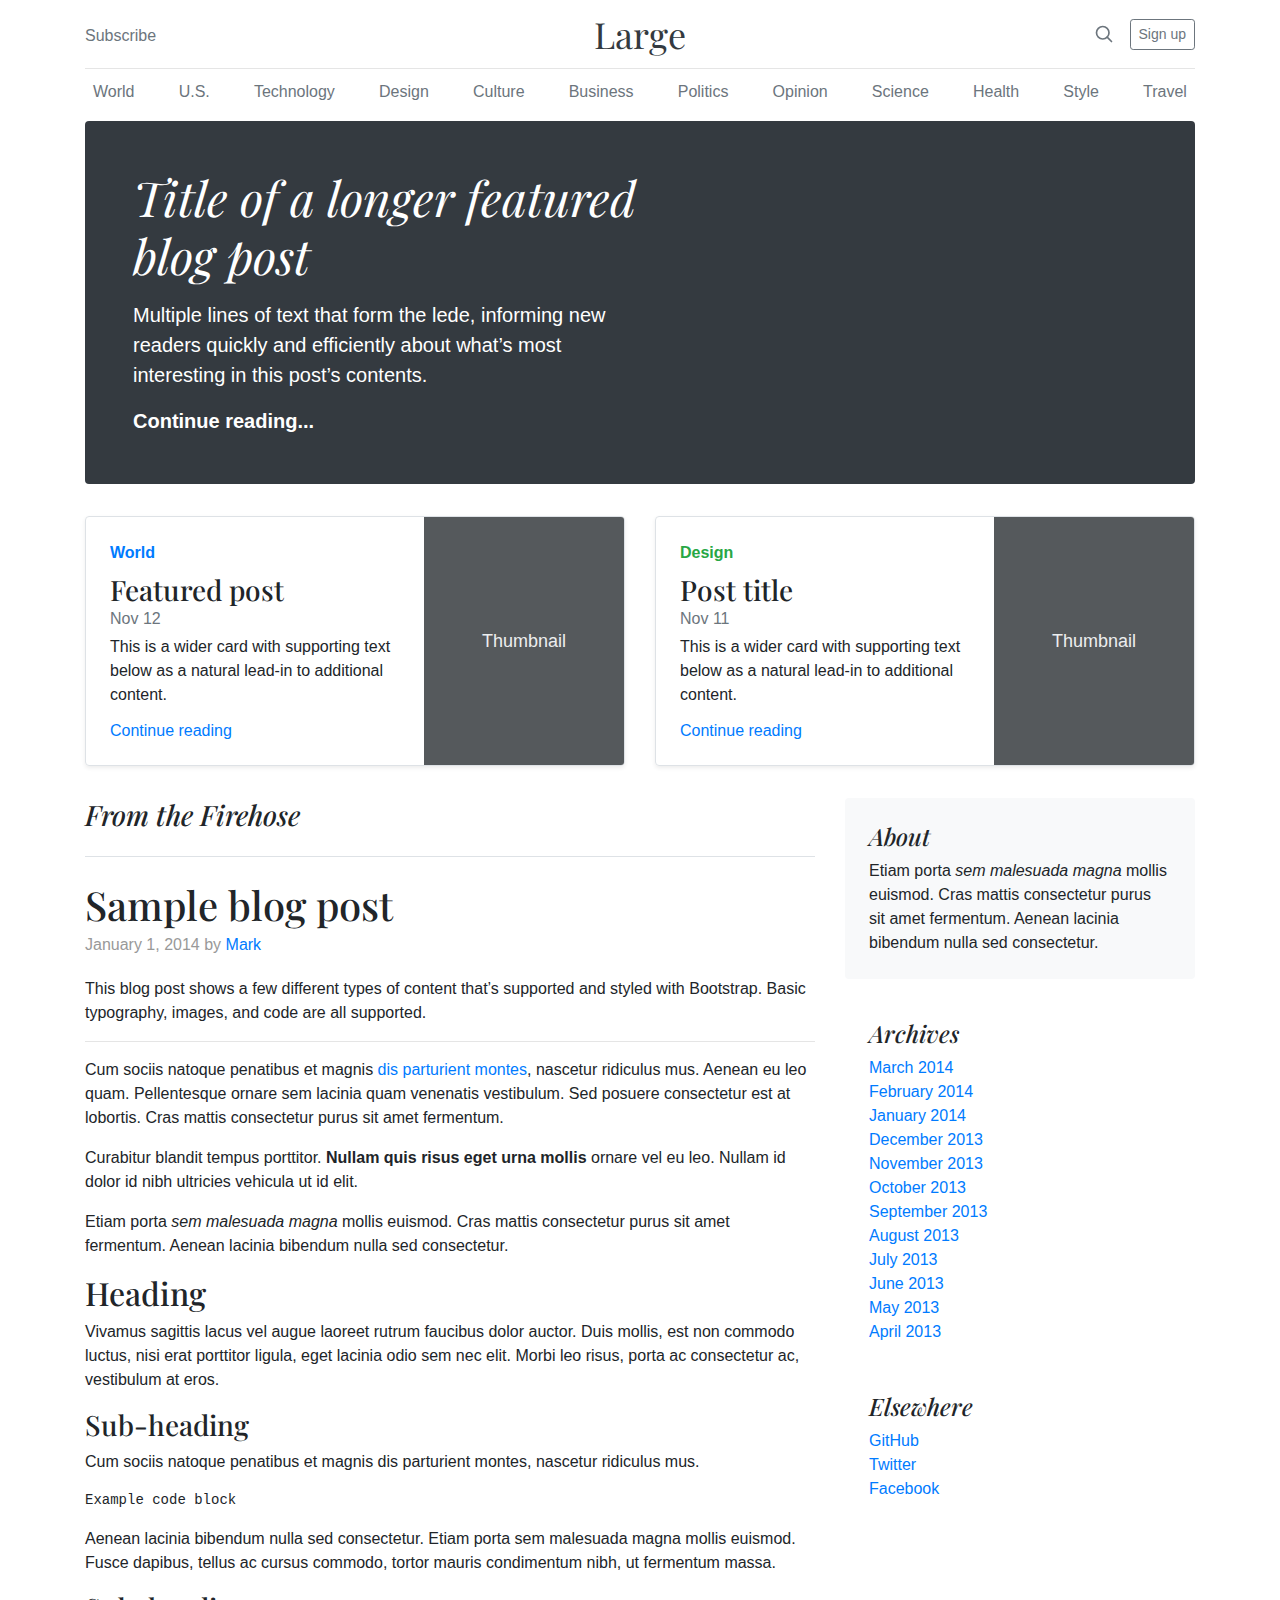
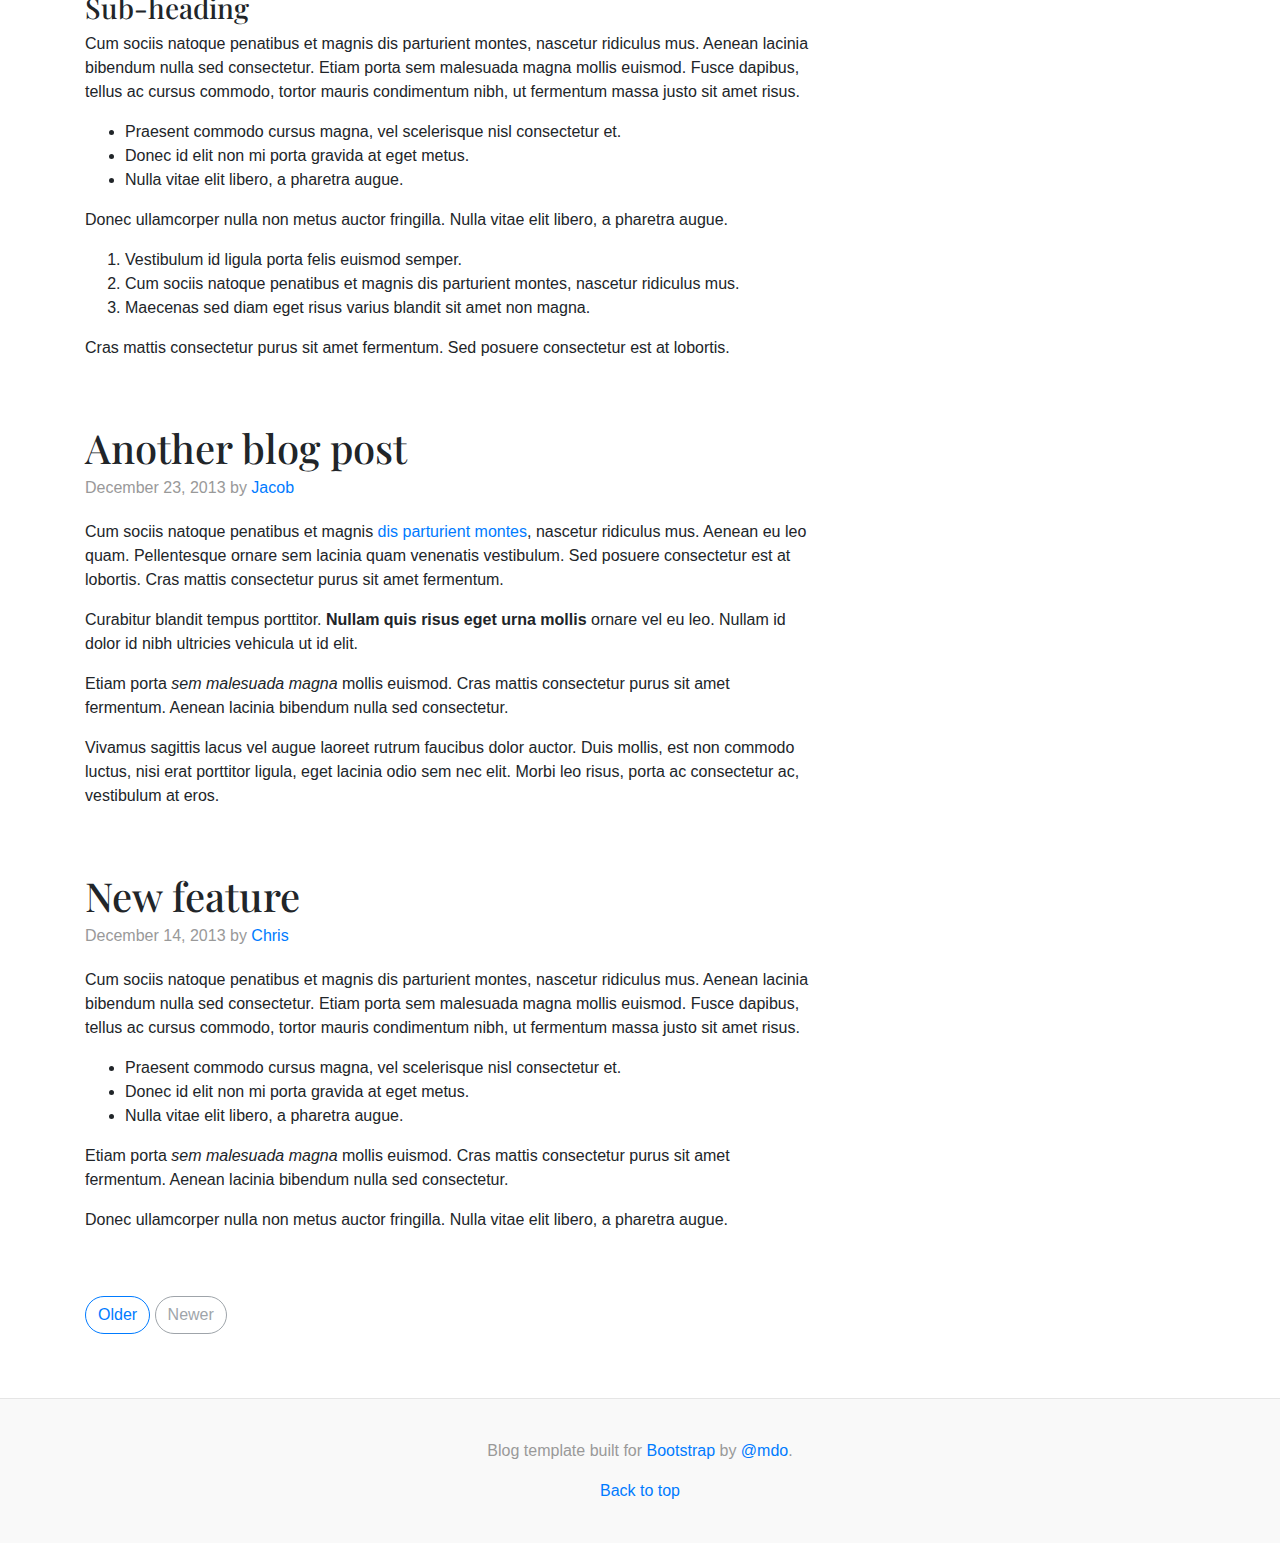
<file: project/static/css/bootstrap-4.5.3-examples/blog/index.html>
<!doctype html>
<html lang="en">
  <head>
    <meta charset="utf-8">
    <meta name="viewport" content="width=device-width, initial-scale=1, shrink-to-fit=no">
    <meta name="description" content="">
    <meta name="author" content="Mark Otto, Jacob Thornton, and Bootstrap contributors">
    <meta name="generator" content="Jekyll v4.1.1">
    <title>Blog Template · Bootstrap</title>

    <link rel="canonical" href="https://getbootstrap.com/docs/4.5/examples/blog/">

    <!-- Bootstrap core CSS -->
<link href="../assets/dist/css/bootstrap.min.css" rel="stylesheet">

    <style>
      .bd-placeholder-img {
        font-size: 1.125rem;
        text-anchor: middle;
        -webkit-user-select: none;
        -moz-user-select: none;
        -ms-user-select: none;
        user-select: none;
      }

      @media (min-width: 768px) {
        .bd-placeholder-img-lg {
          font-size: 3.5rem;
        }
      }
    </style>
    <!-- Custom styles for this template -->
    <link href="https://fonts.googleapis.com/css?family=Playfair+Display:700,900" rel="stylesheet">
    <!-- Custom styles for this template -->
    <link href="blog.css" rel="stylesheet">
  </head>
  <body>
    <div class="container">
  <header class="blog-header py-3">
    <div class="row flex-nowrap justify-content-between align-items-center">
      <div class="col-4 pt-1">
        <a class="text-muted" href="#">Subscribe</a>
      </div>
      <div class="col-4 text-center">
        <a class="blog-header-logo text-dark" href="#">Large</a>
      </div>
      <div class="col-4 d-flex justify-content-end align-items-center">
        <a class="text-muted" href="#" aria-label="Search">
          <svg xmlns="http://www.w3.org/2000/svg" width="20" height="20" fill="none" stroke="currentColor" stroke-linecap="round" stroke-linejoin="round" stroke-width="2" class="mx-3" role="img" viewBox="0 0 24 24" focusable="false"><title>Search</title><circle cx="10.5" cy="10.5" r="7.5"/><path d="M21 21l-5.2-5.2"/></svg>
        </a>
        <a class="btn btn-sm btn-outline-secondary" href="#">Sign up</a>
      </div>
    </div>
  </header>

  <div class="nav-scroller py-1 mb-2">
    <nav class="nav d-flex justify-content-between">
      <a class="p-2 text-muted" href="#">World</a>
      <a class="p-2 text-muted" href="#">U.S.</a>
      <a class="p-2 text-muted" href="#">Technology</a>
      <a class="p-2 text-muted" href="#">Design</a>
      <a class="p-2 text-muted" href="#">Culture</a>
      <a class="p-2 text-muted" href="#">Business</a>
      <a class="p-2 text-muted" href="#">Politics</a>
      <a class="p-2 text-muted" href="#">Opinion</a>
      <a class="p-2 text-muted" href="#">Science</a>
      <a class="p-2 text-muted" href="#">Health</a>
      <a class="p-2 text-muted" href="#">Style</a>
      <a class="p-2 text-muted" href="#">Travel</a>
    </nav>
  </div>

  <div class="jumbotron p-4 p-md-5 text-white rounded bg-dark">
    <div class="col-md-6 px-0">
      <h1 class="display-4 font-italic">Title of a longer featured blog post</h1>
      <p class="lead my-3">Multiple lines of text that form the lede, informing new readers quickly and efficiently about what’s most interesting in this post’s contents.</p>
      <p class="lead mb-0"><a href="#" class="text-white font-weight-bold">Continue reading...</a></p>
    </div>
  </div>

  <div class="row mb-2">
    <div class="col-md-6">
      <div class="row no-gutters border rounded overflow-hidden flex-md-row mb-4 shadow-sm h-md-250 position-relative">
        <div class="col p-4 d-flex flex-column position-static">
          <strong class="d-inline-block mb-2 text-primary">World</strong>
          <h3 class="mb-0">Featured post</h3>
          <div class="mb-1 text-muted">Nov 12</div>
          <p class="card-text mb-auto">This is a wider card with supporting text below as a natural lead-in to additional content.</p>
          <a href="#" class="stretched-link">Continue reading</a>
        </div>
        <div class="col-auto d-none d-lg-block">
          <svg class="bd-placeholder-img" width="200" height="250" xmlns="http://www.w3.org/2000/svg" preserveAspectRatio="xMidYMid slice" focusable="false" role="img" aria-label="Placeholder: Thumbnail"><title>Placeholder</title><rect width="100%" height="100%" fill="#55595c"/><text x="50%" y="50%" fill="#eceeef" dy=".3em">Thumbnail</text></svg>
        </div>
      </div>
    </div>
    <div class="col-md-6">
      <div class="row no-gutters border rounded overflow-hidden flex-md-row mb-4 shadow-sm h-md-250 position-relative">
        <div class="col p-4 d-flex flex-column position-static">
          <strong class="d-inline-block mb-2 text-success">Design</strong>
          <h3 class="mb-0">Post title</h3>
          <div class="mb-1 text-muted">Nov 11</div>
          <p class="mb-auto">This is a wider card with supporting text below as a natural lead-in to additional content.</p>
          <a href="#" class="stretched-link">Continue reading</a>
        </div>
        <div class="col-auto d-none d-lg-block">
          <svg class="bd-placeholder-img" width="200" height="250" xmlns="http://www.w3.org/2000/svg" preserveAspectRatio="xMidYMid slice" focusable="false" role="img" aria-label="Placeholder: Thumbnail"><title>Placeholder</title><rect width="100%" height="100%" fill="#55595c"/><text x="50%" y="50%" fill="#eceeef" dy=".3em">Thumbnail</text></svg>
        </div>
      </div>
    </div>
  </div>
</div>

<main role="main" class="container">
  <div class="row">
    <div class="col-md-8 blog-main">
      <h3 class="pb-4 mb-4 font-italic border-bottom">
        From the Firehose
      </h3>

      <div class="blog-post">
        <h2 class="blog-post-title">Sample blog post</h2>
        <p class="blog-post-meta">January 1, 2014 by <a href="#">Mark</a></p>

        <p>This blog post shows a few different types of content that’s supported and styled with Bootstrap. Basic typography, images, and code are all supported.</p>
        <hr>
        <p>Cum sociis natoque penatibus et magnis <a href="#">dis parturient montes</a>, nascetur ridiculus mus. Aenean eu leo quam. Pellentesque ornare sem lacinia quam venenatis vestibulum. Sed posuere consectetur est at lobortis. Cras mattis consectetur purus sit amet fermentum.</p>
        <blockquote>
          <p>Curabitur blandit tempus porttitor. <strong>Nullam quis risus eget urna mollis</strong> ornare vel eu leo. Nullam id dolor id nibh ultricies vehicula ut id elit.</p>
        </blockquote>
        <p>Etiam porta <em>sem malesuada magna</em> mollis euismod. Cras mattis consectetur purus sit amet fermentum. Aenean lacinia bibendum nulla sed consectetur.</p>
        <h2>Heading</h2>
        <p>Vivamus sagittis lacus vel augue laoreet rutrum faucibus dolor auctor. Duis mollis, est non commodo luctus, nisi erat porttitor ligula, eget lacinia odio sem nec elit. Morbi leo risus, porta ac consectetur ac, vestibulum at eros.</p>
        <h3>Sub-heading</h3>
        <p>Cum sociis natoque penatibus et magnis dis parturient montes, nascetur ridiculus mus.</p>
        <pre><code>Example code block</code></pre>
        <p>Aenean lacinia bibendum nulla sed consectetur. Etiam porta sem malesuada magna mollis euismod. Fusce dapibus, tellus ac cursus commodo, tortor mauris condimentum nibh, ut fermentum massa.</p>
        <h3>Sub-heading</h3>
        <p>Cum sociis natoque penatibus et magnis dis parturient montes, nascetur ridiculus mus. Aenean lacinia bibendum nulla sed consectetur. Etiam porta sem malesuada magna mollis euismod. Fusce dapibus, tellus ac cursus commodo, tortor mauris condimentum nibh, ut fermentum massa justo sit amet risus.</p>
        <ul>
          <li>Praesent commodo cursus magna, vel scelerisque nisl consectetur et.</li>
          <li>Donec id elit non mi porta gravida at eget metus.</li>
          <li>Nulla vitae elit libero, a pharetra augue.</li>
        </ul>
        <p>Donec ullamcorper nulla non metus auctor fringilla. Nulla vitae elit libero, a pharetra augue.</p>
        <ol>
          <li>Vestibulum id ligula porta felis euismod semper.</li>
          <li>Cum sociis natoque penatibus et magnis dis parturient montes, nascetur ridiculus mus.</li>
          <li>Maecenas sed diam eget risus varius blandit sit amet non magna.</li>
        </ol>
        <p>Cras mattis consectetur purus sit amet fermentum. Sed posuere consectetur est at lobortis.</p>
      </div><!-- /.blog-post -->

      <div class="blog-post">
        <h2 class="blog-post-title">Another blog post</h2>
        <p class="blog-post-meta">December 23, 2013 by <a href="#">Jacob</a></p>

        <p>Cum sociis natoque penatibus et magnis <a href="#">dis parturient montes</a>, nascetur ridiculus mus. Aenean eu leo quam. Pellentesque ornare sem lacinia quam venenatis vestibulum. Sed posuere consectetur est at lobortis. Cras mattis consectetur purus sit amet fermentum.</p>
        <blockquote>
          <p>Curabitur blandit tempus porttitor. <strong>Nullam quis risus eget urna mollis</strong> ornare vel eu leo. Nullam id dolor id nibh ultricies vehicula ut id elit.</p>
        </blockquote>
        <p>Etiam porta <em>sem malesuada magna</em> mollis euismod. Cras mattis consectetur purus sit amet fermentum. Aenean lacinia bibendum nulla sed consectetur.</p>
        <p>Vivamus sagittis lacus vel augue laoreet rutrum faucibus dolor auctor. Duis mollis, est non commodo luctus, nisi erat porttitor ligula, eget lacinia odio sem nec elit. Morbi leo risus, porta ac consectetur ac, vestibulum at eros.</p>
      </div><!-- /.blog-post -->

      <div class="blog-post">
        <h2 class="blog-post-title">New feature</h2>
        <p class="blog-post-meta">December 14, 2013 by <a href="#">Chris</a></p>

        <p>Cum sociis natoque penatibus et magnis dis parturient montes, nascetur ridiculus mus. Aenean lacinia bibendum nulla sed consectetur. Etiam porta sem malesuada magna mollis euismod. Fusce dapibus, tellus ac cursus commodo, tortor mauris condimentum nibh, ut fermentum massa justo sit amet risus.</p>
        <ul>
          <li>Praesent commodo cursus magna, vel scelerisque nisl consectetur et.</li>
          <li>Donec id elit non mi porta gravida at eget metus.</li>
          <li>Nulla vitae elit libero, a pharetra augue.</li>
        </ul>
        <p>Etiam porta <em>sem malesuada magna</em> mollis euismod. Cras mattis consectetur purus sit amet fermentum. Aenean lacinia bibendum nulla sed consectetur.</p>
        <p>Donec ullamcorper nulla non metus auctor fringilla. Nulla vitae elit libero, a pharetra augue.</p>
      </div><!-- /.blog-post -->

      <nav class="blog-pagination">
        <a class="btn btn-outline-primary" href="#">Older</a>
        <a class="btn btn-outline-secondary disabled" href="#" tabindex="-1" aria-disabled="true">Newer</a>
      </nav>

    </div><!-- /.blog-main -->

    <aside class="col-md-4 blog-sidebar">
      <div class="p-4 mb-3 bg-light rounded">
        <h4 class="font-italic">About</h4>
        <p class="mb-0">Etiam porta <em>sem malesuada magna</em> mollis euismod. Cras mattis consectetur purus sit amet fermentum. Aenean lacinia bibendum nulla sed consectetur.</p>
      </div>

      <div class="p-4">
        <h4 class="font-italic">Archives</h4>
        <ol class="list-unstyled mb-0">
          <li><a href="#">March 2014</a></li>
          <li><a href="#">February 2014</a></li>
          <li><a href="#">January 2014</a></li>
          <li><a href="#">December 2013</a></li>
          <li><a href="#">November 2013</a></li>
          <li><a href="#">October 2013</a></li>
          <li><a href="#">September 2013</a></li>
          <li><a href="#">August 2013</a></li>
          <li><a href="#">July 2013</a></li>
          <li><a href="#">June 2013</a></li>
          <li><a href="#">May 2013</a></li>
          <li><a href="#">April 2013</a></li>
        </ol>
      </div>

      <div class="p-4">
        <h4 class="font-italic">Elsewhere</h4>
        <ol class="list-unstyled">
          <li><a href="#">GitHub</a></li>
          <li><a href="#">Twitter</a></li>
          <li><a href="#">Facebook</a></li>
        </ol>
      </div>
    </aside><!-- /.blog-sidebar -->

  </div><!-- /.row -->

</main><!-- /.container -->

<footer class="blog-footer">
  <p>Blog template built for <a href="https://getbootstrap.com/">Bootstrap</a> by <a href="https://twitter.com/mdo">@mdo</a>.</p>
  <p>
    <a href="#">Back to top</a>
  </p>
</footer>
</body>
</html>
</file>
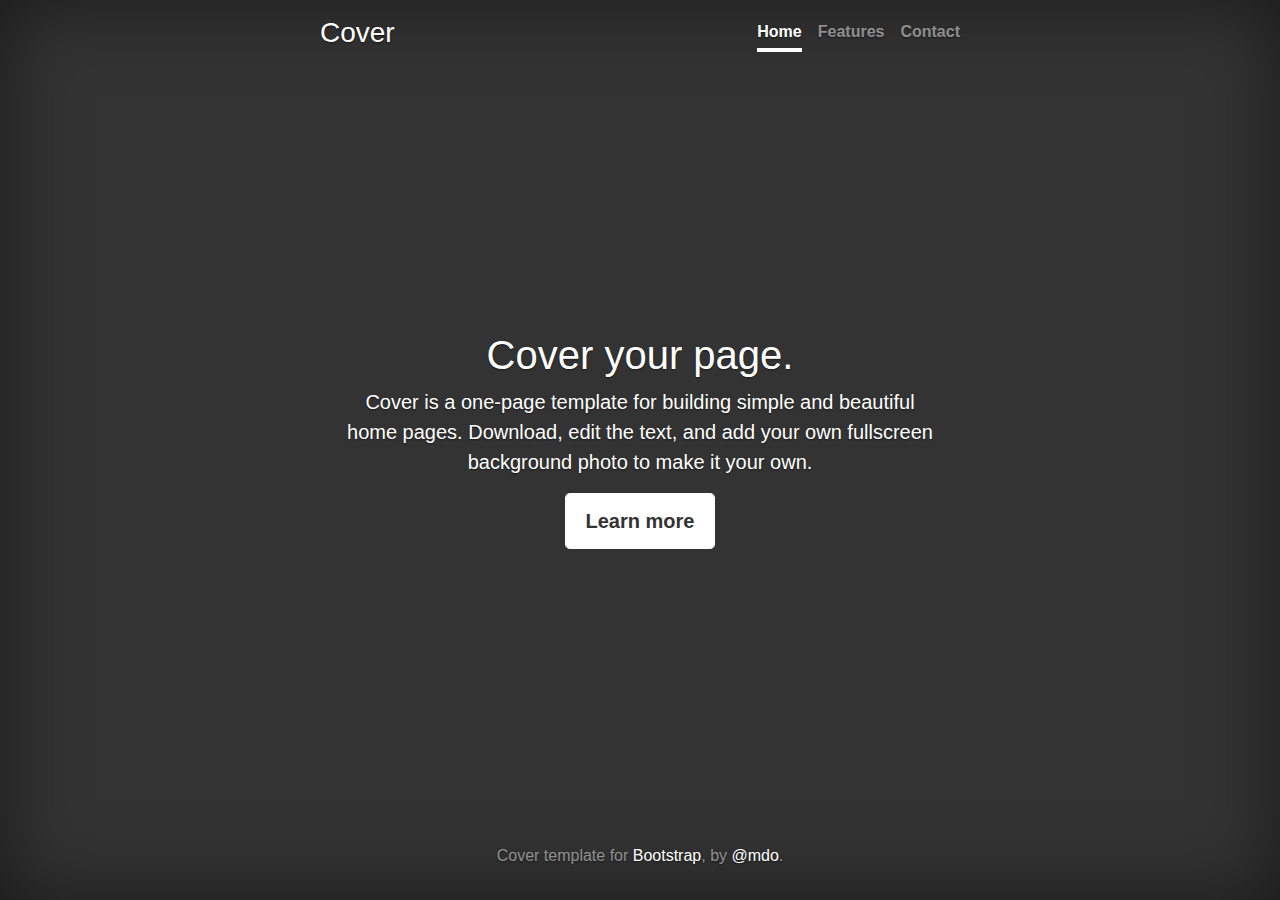
<file: project/static/css/bootstrap-4.5.3-examples/cover/index.html>
<!doctype html>
<html lang="en">
  <head>
    <meta charset="utf-8">
    <meta name="viewport" content="width=device-width, initial-scale=1, shrink-to-fit=no">
    <meta name="description" content="">
    <meta name="author" content="Mark Otto, Jacob Thornton, and Bootstrap contributors">
    <meta name="generator" content="Jekyll v4.1.1">
    <title>Cover Template · Bootstrap</title>

    <link rel="canonical" href="https://getbootstrap.com/docs/4.5/examples/cover/">

    <!-- Bootstrap core CSS -->
<link href="../assets/dist/css/bootstrap.min.css" rel="stylesheet">

    <style>
      .bd-placeholder-img {
        font-size: 1.125rem;
        text-anchor: middle;
        -webkit-user-select: none;
        -moz-user-select: none;
        -ms-user-select: none;
        user-select: none;
      }

      @media (min-width: 768px) {
        .bd-placeholder-img-lg {
          font-size: 3.5rem;
        }
      }
    </style>
    <!-- Custom styles for this template -->
    <link href="cover.css" rel="stylesheet">
  </head>
  <body class="text-center">
    <div class="cover-container d-flex w-100 h-100 p-3 mx-auto flex-column">
  <header class="masthead mb-auto">
    <div class="inner">
      <h3 class="masthead-brand">Cover</h3>
      <nav class="nav nav-masthead justify-content-center">
        <a class="nav-link active" href="#">Home</a>
        <a class="nav-link" href="#">Features</a>
        <a class="nav-link" href="#">Contact</a>
      </nav>
    </div>
  </header>

  <main role="main" class="inner cover">
    <h1 class="cover-heading">Cover your page.</h1>
    <p class="lead">Cover is a one-page template for building simple and beautiful home pages. Download, edit the text, and add your own fullscreen background photo to make it your own.</p>
    <p class="lead">
      <a href="#" class="btn btn-lg btn-secondary">Learn more</a>
    </p>
  </main>

  <footer class="mastfoot mt-auto">
    <div class="inner">
      <p>Cover template for <a href="https://getbootstrap.com/">Bootstrap</a>, by <a href="https://twitter.com/mdo">@mdo</a>.</p>
    </div>
  </footer>
</div>
</body>
</html>
</file>
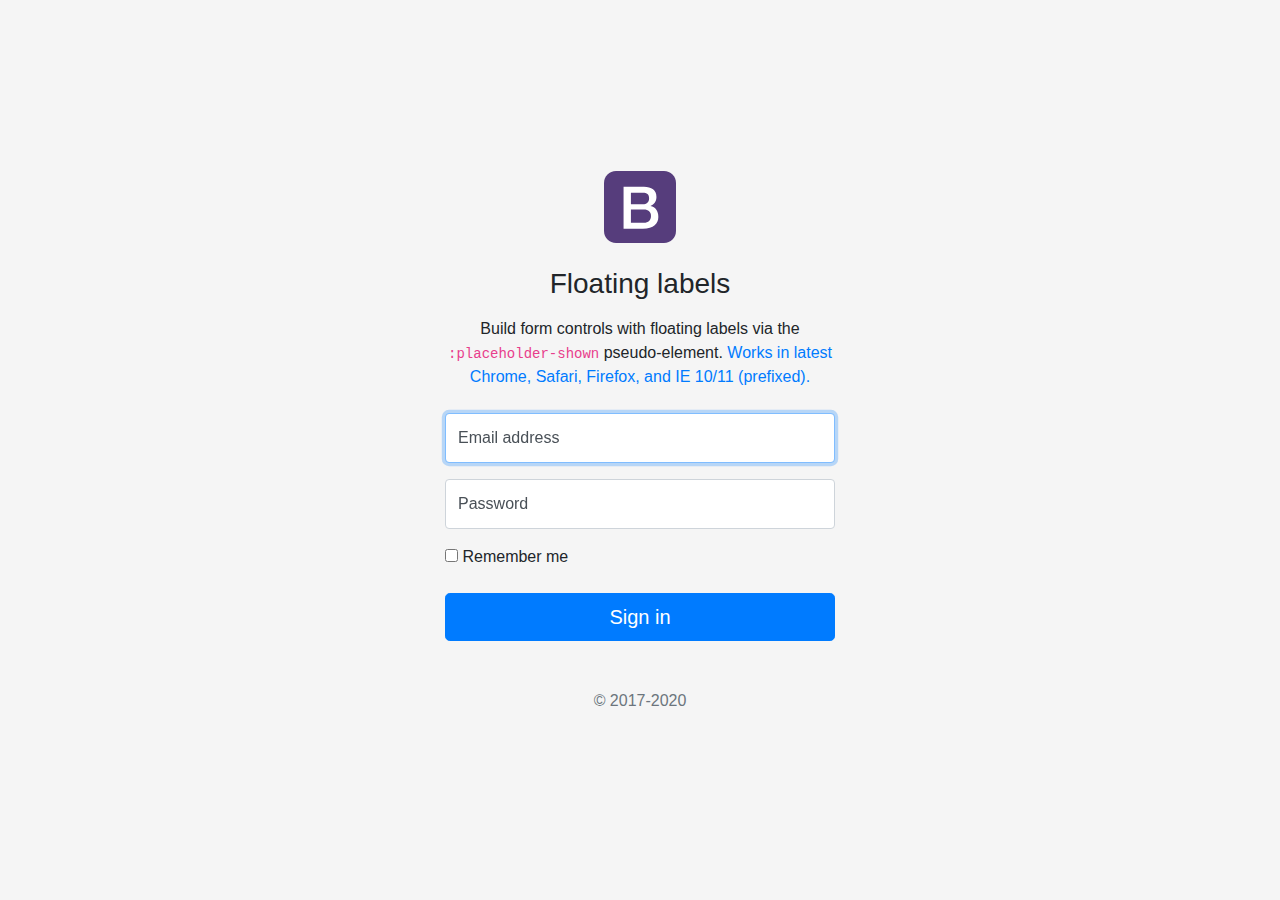
<file: project/static/css/bootstrap-4.5.3-examples/floating-labels/index.html>
<!doctype html>
<html lang="en">
  <head>
    <meta charset="utf-8">
    <meta name="viewport" content="width=device-width, initial-scale=1, shrink-to-fit=no">
    <meta name="description" content="">
    <meta name="author" content="Mark Otto, Jacob Thornton, and Bootstrap contributors">
    <meta name="generator" content="Jekyll v4.1.1">
    <title>Floating labels example · Bootstrap</title>

    <link rel="canonical" href="https://getbootstrap.com/docs/4.5/examples/floating-labels/">

    <!-- Bootstrap core CSS -->
<link href="../assets/dist/css/bootstrap.min.css" rel="stylesheet">

    <style>
      .bd-placeholder-img {
        font-size: 1.125rem;
        text-anchor: middle;
        -webkit-user-select: none;
        -moz-user-select: none;
        -ms-user-select: none;
        user-select: none;
      }

      @media (min-width: 768px) {
        .bd-placeholder-img-lg {
          font-size: 3.5rem;
        }
      }
    </style>
    <!-- Custom styles for this template -->
    <link href="floating-labels.css" rel="stylesheet">
  </head>
  <body>
    <form class="form-signin">
  <div class="text-center mb-4">
    <img class="mb-4" src="../assets/brand/bootstrap-solid.svg" alt="" width="72" height="72">
    <h1 class="h3 mb-3 font-weight-normal">Floating labels</h1>
    <p>Build form controls with floating labels via the <code>:placeholder-shown</code> pseudo-element. <a href="https://caniuse.com/#feat=css-placeholder-shown">Works in latest Chrome, Safari, Firefox, and IE 10/11 (prefixed).</a></p>
  </div>

  <div class="form-label-group">
    <input type="email" id="inputEmail" class="form-control" placeholder="Email address" required autofocus>
    <label for="inputEmail">Email address</label>
  </div>

  <div class="form-label-group">
    <input type="password" id="inputPassword" class="form-control" placeholder="Password" required>
    <label for="inputPassword">Password</label>
  </div>

  <div class="checkbox mb-3">
    <label>
      <input type="checkbox" value="remember-me"> Remember me
    </label>
  </div>
  <button class="btn btn-lg btn-primary btn-block" type="submit">Sign in</button>
  <p class="mt-5 mb-3 text-muted text-center">&copy; 2017-2020</p>
</form>
</body>
</html>
</file>
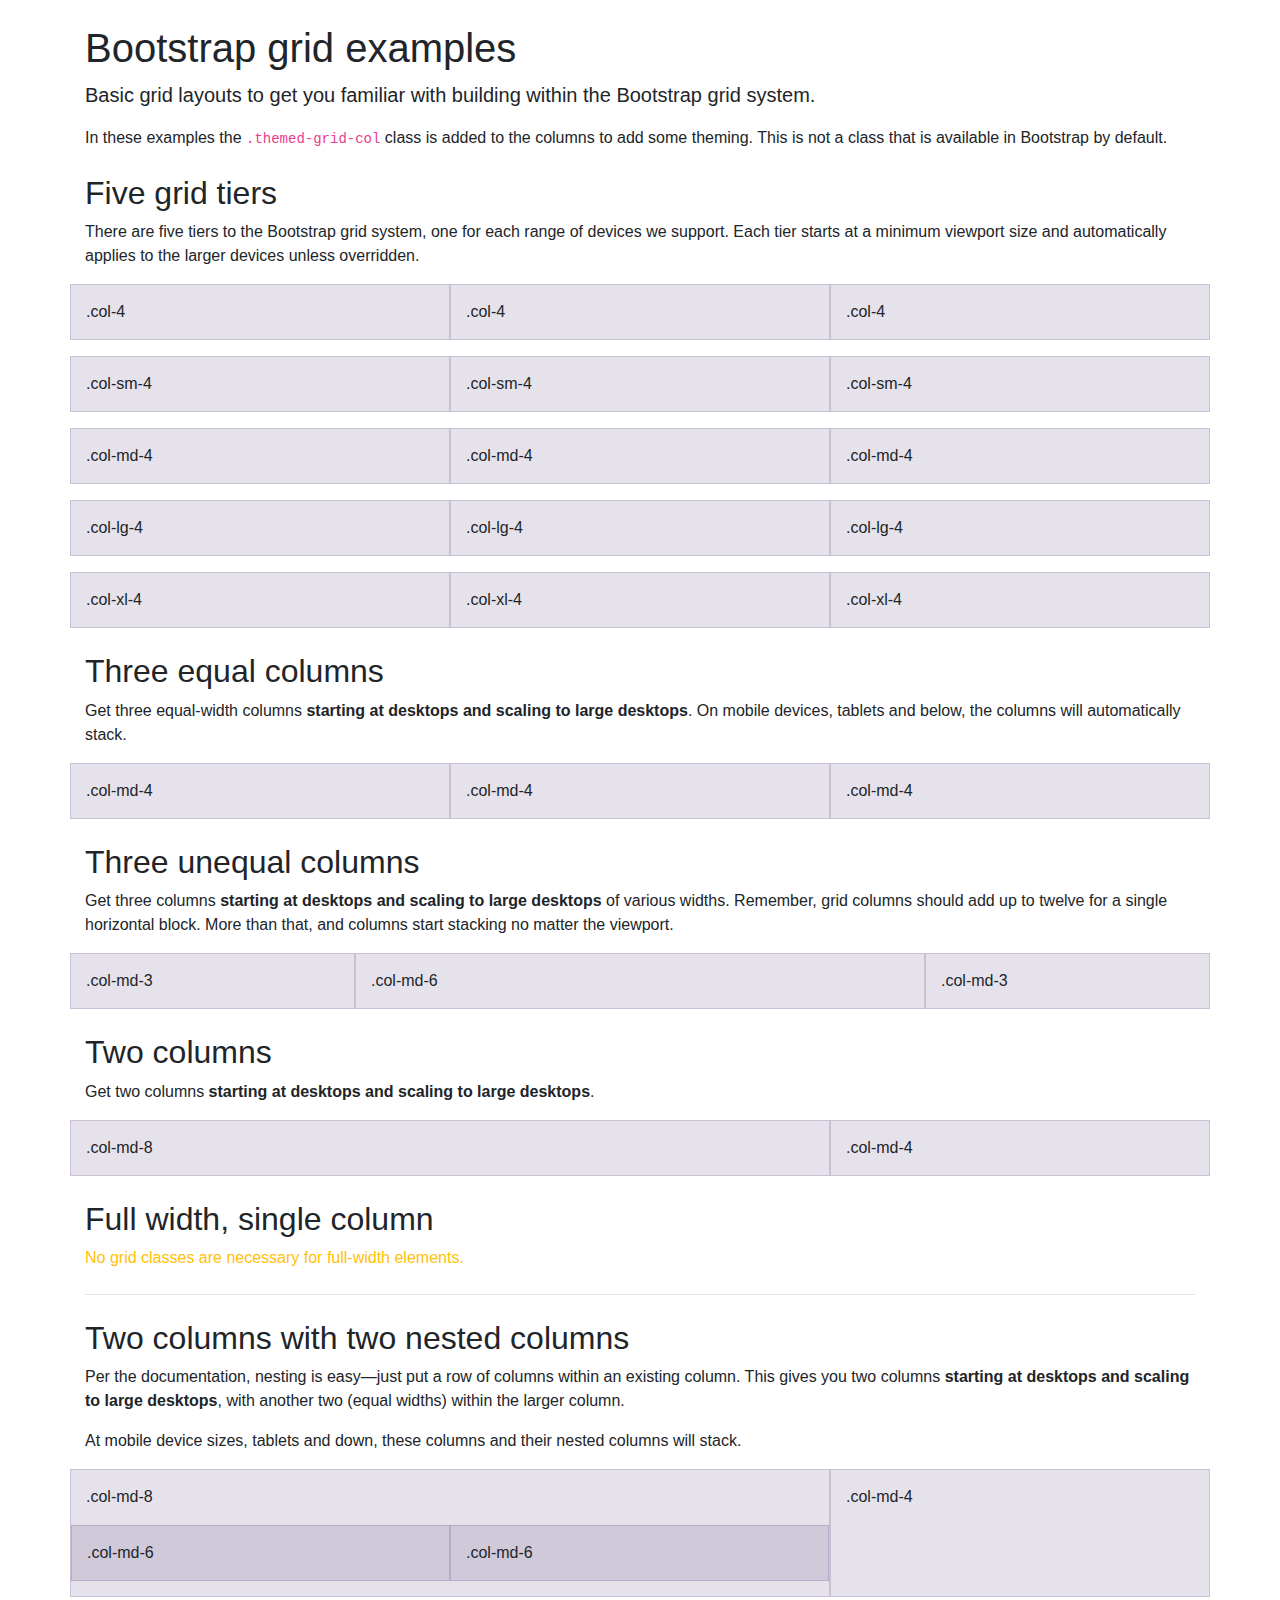
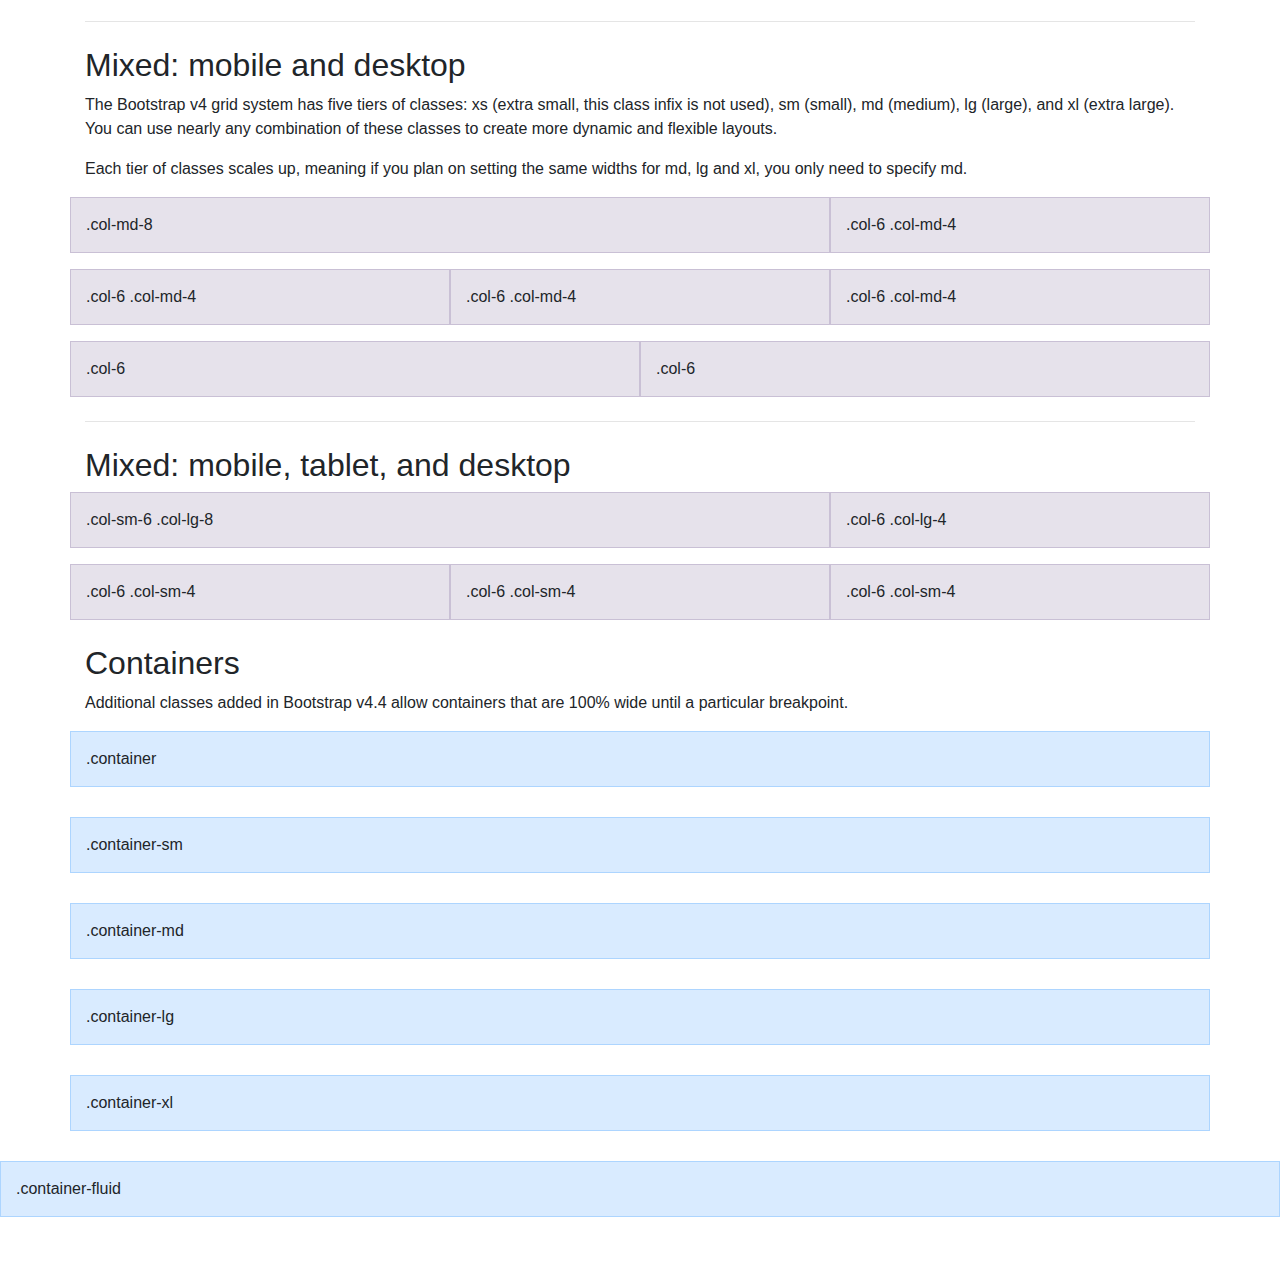
<file: project/static/css/bootstrap-4.5.3-examples/grid/index.html>
<!doctype html>
<html lang="en">
  <head>
    <meta charset="utf-8">
    <meta name="viewport" content="width=device-width, initial-scale=1, shrink-to-fit=no">
    <meta name="description" content="">
    <meta name="author" content="Mark Otto, Jacob Thornton, and Bootstrap contributors">
    <meta name="generator" content="Jekyll v4.1.1">
    <title>Grid Template · Bootstrap</title>

    <link rel="canonical" href="https://getbootstrap.com/docs/4.5/examples/grid/">

    <!-- Bootstrap core CSS -->
<link href="../assets/dist/css/bootstrap.min.css" rel="stylesheet">

    <style>
      .bd-placeholder-img {
        font-size: 1.125rem;
        text-anchor: middle;
        -webkit-user-select: none;
        -moz-user-select: none;
        -ms-user-select: none;
        user-select: none;
      }

      @media (min-width: 768px) {
        .bd-placeholder-img-lg {
          font-size: 3.5rem;
        }
      }
    </style>
    <!-- Custom styles for this template -->
    <link href="grid.css" rel="stylesheet">
  </head>
  <body class="py-4">
    <div class="container">

  <h1>Bootstrap grid examples</h1>
  <p class="lead">Basic grid layouts to get you familiar with building within the Bootstrap grid system.</p>
  <p>In these examples the <code>.themed-grid-col</code> class is added to the columns to add some theming. This is not a class that is available in Bootstrap by default.</p>

  <h2 class="mt-4">Five grid tiers</h2>
  <p>There are five tiers to the Bootstrap grid system, one for each range of devices we support. Each tier starts at a minimum viewport size and automatically applies to the larger devices unless overridden.</p>

  <div class="row mb-3">
    <div class="col-4 themed-grid-col">.col-4</div>
    <div class="col-4 themed-grid-col">.col-4</div>
    <div class="col-4 themed-grid-col">.col-4</div>
  </div>

  <div class="row mb-3">
    <div class="col-sm-4 themed-grid-col">.col-sm-4</div>
    <div class="col-sm-4 themed-grid-col">.col-sm-4</div>
    <div class="col-sm-4 themed-grid-col">.col-sm-4</div>
  </div>

  <div class="row mb-3">
    <div class="col-md-4 themed-grid-col">.col-md-4</div>
    <div class="col-md-4 themed-grid-col">.col-md-4</div>
    <div class="col-md-4 themed-grid-col">.col-md-4</div>
  </div>

  <div class="row mb-3">
    <div class="col-lg-4 themed-grid-col">.col-lg-4</div>
    <div class="col-lg-4 themed-grid-col">.col-lg-4</div>
    <div class="col-lg-4 themed-grid-col">.col-lg-4</div>
  </div>

  <div class="row mb-3">
    <div class="col-xl-4 themed-grid-col">.col-xl-4</div>
    <div class="col-xl-4 themed-grid-col">.col-xl-4</div>
    <div class="col-xl-4 themed-grid-col">.col-xl-4</div>
  </div>

  <h2 class="mt-4">Three equal columns</h2>
  <p>Get three equal-width columns <strong>starting at desktops and scaling to large desktops</strong>. On mobile devices, tablets and below, the columns will automatically stack.</p>
  <div class="row mb-3">
    <div class="col-md-4 themed-grid-col">.col-md-4</div>
    <div class="col-md-4 themed-grid-col">.col-md-4</div>
    <div class="col-md-4 themed-grid-col">.col-md-4</div>
  </div>

  <h2 class="mt-4">Three unequal columns</h2>
  <p>Get three columns <strong>starting at desktops and scaling to large desktops</strong> of various widths. Remember, grid columns should add up to twelve for a single horizontal block. More than that, and columns start stacking no matter the viewport.</p>
  <div class="row mb-3">
    <div class="col-md-3 themed-grid-col">.col-md-3</div>
    <div class="col-md-6 themed-grid-col">.col-md-6</div>
    <div class="col-md-3 themed-grid-col">.col-md-3</div>
  </div>

  <h2 class="mt-4">Two columns</h2>
  <p>Get two columns <strong>starting at desktops and scaling to large desktops</strong>.</p>
  <div class="row mb-3">
    <div class="col-md-8 themed-grid-col">.col-md-8</div>
    <div class="col-md-4 themed-grid-col">.col-md-4</div>
  </div>

  <h2 class="mt-4">Full width, single column</h2>
  <p class="text-warning">
    No grid classes are necessary for full-width elements.
  </p>

  <hr class="my-4">

  <h2 class="mt-4">Two columns with two nested columns</h2>
  <p>Per the documentation, nesting is easy—just put a row of columns within an existing column. This gives you two columns <strong>starting at desktops and scaling to large desktops</strong>, with another two (equal widths) within the larger column.</p>
  <p>At mobile device sizes, tablets and down, these columns and their nested columns will stack.</p>
  <div class="row mb-3">
    <div class="col-md-8 themed-grid-col">
      <div class="pb-3">
        .col-md-8
      </div>
      <div class="row">
        <div class="col-md-6 themed-grid-col">.col-md-6</div>
        <div class="col-md-6 themed-grid-col">.col-md-6</div>
      </div>
    </div>
    <div class="col-md-4 themed-grid-col">.col-md-4</div>
  </div>

  <hr class="my-4">

  <h2 class="mt-4">Mixed: mobile and desktop</h2>
  <p>The Bootstrap v4 grid system has five tiers of classes: xs (extra small, this class infix is not used), sm (small), md (medium), lg (large), and xl (extra large). You can use nearly any combination of these classes to create more dynamic and flexible layouts.</p>
  <p>Each tier of classes scales up, meaning if you plan on setting the same widths for md, lg and xl, you only need to specify md.</p>
  <div class="row mb-3">
    <div class="col-md-8 themed-grid-col">.col-md-8</div>
    <div class="col-6 col-md-4 themed-grid-col">.col-6 .col-md-4</div>
  </div>
  <div class="row mb-3">
    <div class="col-6 col-md-4 themed-grid-col">.col-6 .col-md-4</div>
    <div class="col-6 col-md-4 themed-grid-col">.col-6 .col-md-4</div>
    <div class="col-6 col-md-4 themed-grid-col">.col-6 .col-md-4</div>
  </div>
  <div class="row mb-3">
    <div class="col-6 themed-grid-col">.col-6</div>
    <div class="col-6 themed-grid-col">.col-6</div>
  </div>

  <hr class="my-4">

  <h2 class="mt-4">Mixed: mobile, tablet, and desktop</h2>
  <div class="row mb-3">
    <div class="col-sm-6 col-lg-8 themed-grid-col">.col-sm-6 .col-lg-8</div>
    <div class="col-6 col-lg-4 themed-grid-col">.col-6 .col-lg-4</div>
  </div>
  <div class="row mb-3">
    <div class="col-6 col-sm-4 themed-grid-col">.col-6 .col-sm-4</div>
    <div class="col-6 col-sm-4 themed-grid-col">.col-6 .col-sm-4</div>
    <div class="col-6 col-sm-4 themed-grid-col">.col-6 .col-sm-4</div>
  </div>

</div>

<div class="container" id="containers">
  <h2 class="mt-4">Containers</h2>
  <p>Additional classes added in Bootstrap v4.4 allow containers that are 100% wide until a particular breakpoint.</p>
</div>

<div class="container themed-container">.container</div>
<div class="container-sm themed-container">.container-sm</div>
<div class="container-md themed-container">.container-md</div>
<div class="container-lg themed-container">.container-lg</div>
<div class="container-xl themed-container">.container-xl</div>
<div class="container-fluid themed-container">.container-fluid</div>
</body>
</html>
</file>
<file: project/static/css/bootstrap-4.5.3-examples/blog/blog.css>
/* stylelint-disable selector-list-comma-newline-after */

.blog-header {
  line-height: 1;
  border-bottom: 1px solid #e5e5e5;
}

.blog-header-logo {
  font-family: "Playfair Display", Georgia, "Times New Roman", serif;
  font-size: 2.25rem;
}

.blog-header-logo:hover {
  text-decoration: none;
}

h1, h2, h3, h4, h5, h6 {
  font-family: "Playfair Display", Georgia, "Times New Roman", serif;
}

.display-4 {
  font-size: 2.5rem;
}
@media (min-width: 768px) {
  .display-4 {
    font-size: 3rem;
  }
}

.nav-scroller {
  position: relative;
  z-index: 2;
  height: 2.75rem;
  overflow-y: hidden;
}

.nav-scroller .nav {
  display: -ms-flexbox;
  display: flex;
  -ms-flex-wrap: nowrap;
  flex-wrap: nowrap;
  padding-bottom: 1rem;
  margin-top: -1px;
  overflow-x: auto;
  text-align: center;
  white-space: nowrap;
  -webkit-overflow-scrolling: touch;
}

.nav-scroller .nav-link {
  padding-top: .75rem;
  padding-bottom: .75rem;
  font-size: .875rem;
}

.card-img-right {
  height: 100%;
  border-radius: 0 3px 3px 0;
}

.flex-auto {
  -ms-flex: 0 0 auto;
  flex: 0 0 auto;
}

.h-250 { height: 250px; }
@media (min-width: 768px) {
  .h-md-250 { height: 250px; }
}

/* Pagination */
.blog-pagination {
  margin-bottom: 4rem;
}
.blog-pagination > .btn {
  border-radius: 2rem;
}

/*
 * Blog posts
 */
.blog-post {
  margin-bottom: 4rem;
}
.blog-post-title {
  margin-bottom: .25rem;
  font-size: 2.5rem;
}
.blog-post-meta {
  margin-bottom: 1.25rem;
  color: #999;
}

/*
 * Footer
 */
.blog-footer {
  padding: 2.5rem 0;
  color: #999;
  text-align: center;
  background-color: #f9f9f9;
  border-top: .05rem solid #e5e5e5;
}
.blog-footer p:last-child {
  margin-bottom: 0;
}
</file>
<file: project/static/css/bootstrap-4.5.3-examples/cover/cover.css>
/*
 * Globals
 */

/* Links */
a,
a:focus,
a:hover {
  color: #fff;
}

/* Custom default button */
.btn-secondary,
.btn-secondary:hover,
.btn-secondary:focus {
  color: #333;
  text-shadow: none; /* Prevent inheritance from `body` */
  background-color: #fff;
  border: .05rem solid #fff;
}


/*
 * Base structure
 */

html,
body {
  height: 100%;
  background-color: #333;
}

body {
  display: -ms-flexbox;
  display: flex;
  color: #fff;
  text-shadow: 0 .05rem .1rem rgba(0, 0, 0, .5);
  box-shadow: inset 0 0 5rem rgba(0, 0, 0, .5);
}

.cover-container {
  max-width: 42em;
}


/*
 * Header
 */
.masthead {
  margin-bottom: 2rem;
}

.masthead-brand {
  margin-bottom: 0;
}

.nav-masthead .nav-link {
  padding: .25rem 0;
  font-weight: 700;
  color: rgba(255, 255, 255, .5);
  background-color: transparent;
  border-bottom: .25rem solid transparent;
}

.nav-masthead .nav-link:hover,
.nav-masthead .nav-link:focus {
  border-bottom-color: rgba(255, 255, 255, .25);
}

.nav-masthead .nav-link + .nav-link {
  margin-left: 1rem;
}

.nav-masthead .active {
  color: #fff;
  border-bottom-color: #fff;
}

@media (min-width: 48em) {
  .masthead-brand {
    float: left;
  }
  .nav-masthead {
    float: right;
  }
}


/*
 * Cover
 */
.cover {
  padding: 0 1.5rem;
}
.cover .btn-lg {
  padding: .75rem 1.25rem;
  font-weight: 700;
}


/*
 * Footer
 */
.mastfoot {
  color: rgba(255, 255, 255, .5);
}
</file>
<file: project/static/css/bootstrap-4.5.3-examples/floating-labels/floating-labels.css>
html,
body {
  height: 100%;
}

body {
  display: -ms-flexbox;
  display: flex;
  -ms-flex-align: center;
  align-items: center;
  padding-top: 40px;
  padding-bottom: 40px;
  background-color: #f5f5f5;
}

.form-signin {
  width: 100%;
  max-width: 420px;
  padding: 15px;
  margin: auto;
}

.form-label-group {
  position: relative;
  margin-bottom: 1rem;
}

.form-label-group input,
.form-label-group label {
  height: 3.125rem;
  padding: .75rem;
}

.form-label-group label {
  position: absolute;
  top: 0;
  left: 0;
  display: block;
  width: 100%;
  margin-bottom: 0; /* Override default `<label>` margin */
  line-height: 1.5;
  color: #495057;
  pointer-events: none;
  cursor: text; /* Match the input under the label */
  border: 1px solid transparent;
  border-radius: .25rem;
  transition: all .1s ease-in-out;
}

.form-label-group input::-webkit-input-placeholder {
  color: transparent;
}

.form-label-group input::-moz-placeholder {
  color: transparent;
}

.form-label-group input:-ms-input-placeholder {
  color: transparent;
}

.form-label-group input::-ms-input-placeholder {
  color: transparent;
}

.form-label-group input::placeholder {
  color: transparent;
}

.form-label-group input:not(:-moz-placeholder-shown) {
  padding-top: 1.25rem;
  padding-bottom: .25rem;
}

.form-label-group input:not(:-ms-input-placeholder) {
  padding-top: 1.25rem;
  padding-bottom: .25rem;
}

.form-label-group input:not(:placeholder-shown) {
  padding-top: 1.25rem;
  padding-bottom: .25rem;
}

.form-label-group input:not(:-moz-placeholder-shown) ~ label {
  padding-top: .25rem;
  padding-bottom: .25rem;
  font-size: 12px;
  color: #777;
}

.form-label-group input:not(:-ms-input-placeholder) ~ label {
  padding-top: .25rem;
  padding-bottom: .25rem;
  font-size: 12px;
  color: #777;
}

.form-label-group input:not(:placeholder-shown) ~ label {
  padding-top: .25rem;
  padding-bottom: .25rem;
  font-size: 12px;
  color: #777;
}

/* Fallback for Edge
-------------------------------------------------- */
@supports (-ms-ime-align: auto) {
  .form-label-group {
    display: -ms-flexbox;
    display: flex;
    -ms-flex-direction: column-reverse;
    flex-direction: column-reverse;
  }

  .form-label-group label {
    position: static;
  }

  .form-label-group input::-ms-input-placeholder {
    color: #777;
  }
}
</file>
<file: project/static/css/bootstrap-4.5.3-examples/grid/grid.css>
.themed-grid-col {
  padding-top: 15px;
  padding-bottom: 15px;
  background-color: rgba(86, 61, 124, .15);
  border: 1px solid rgba(86, 61, 124, .2);
}

.themed-container {
  padding: 15px;
  margin-bottom: 30px;
  background-color: rgba(0, 123, 255, .15);
  border: 1px solid rgba(0, 123, 255, .2);
}
</file>
